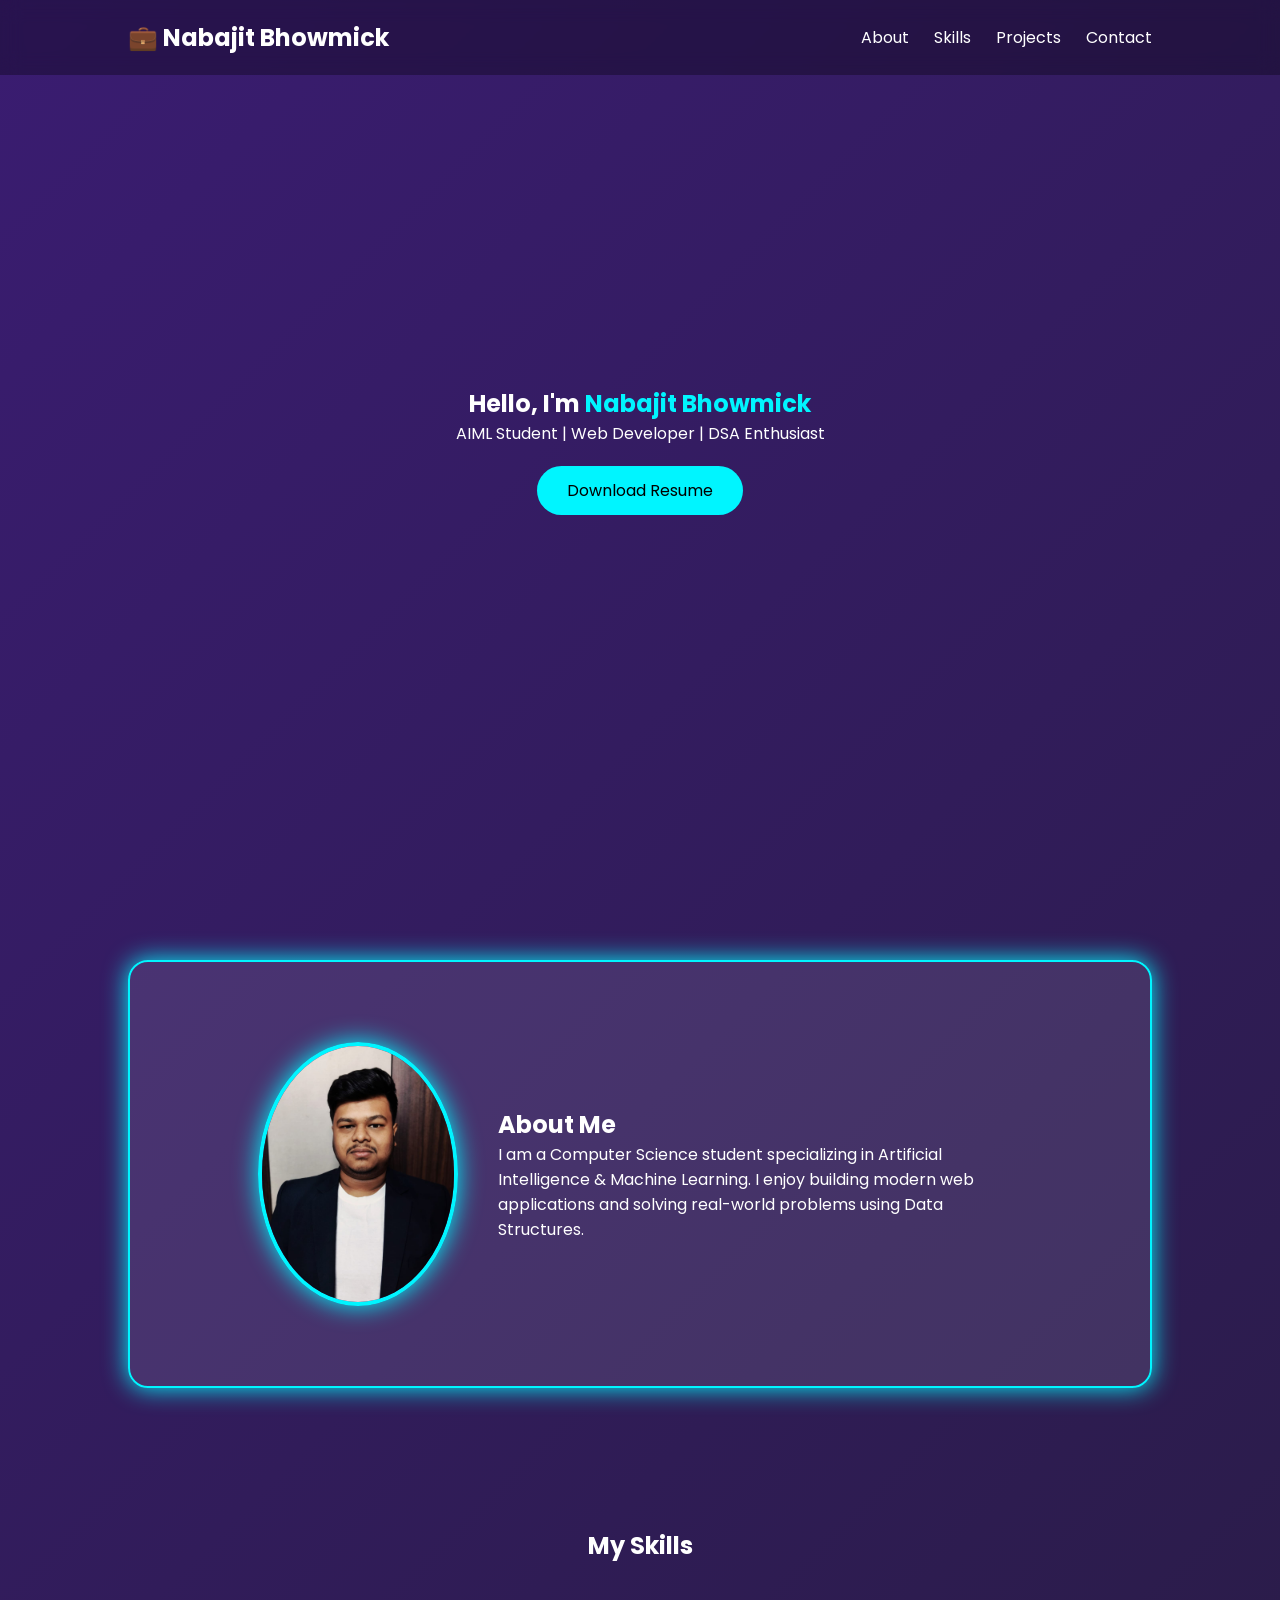
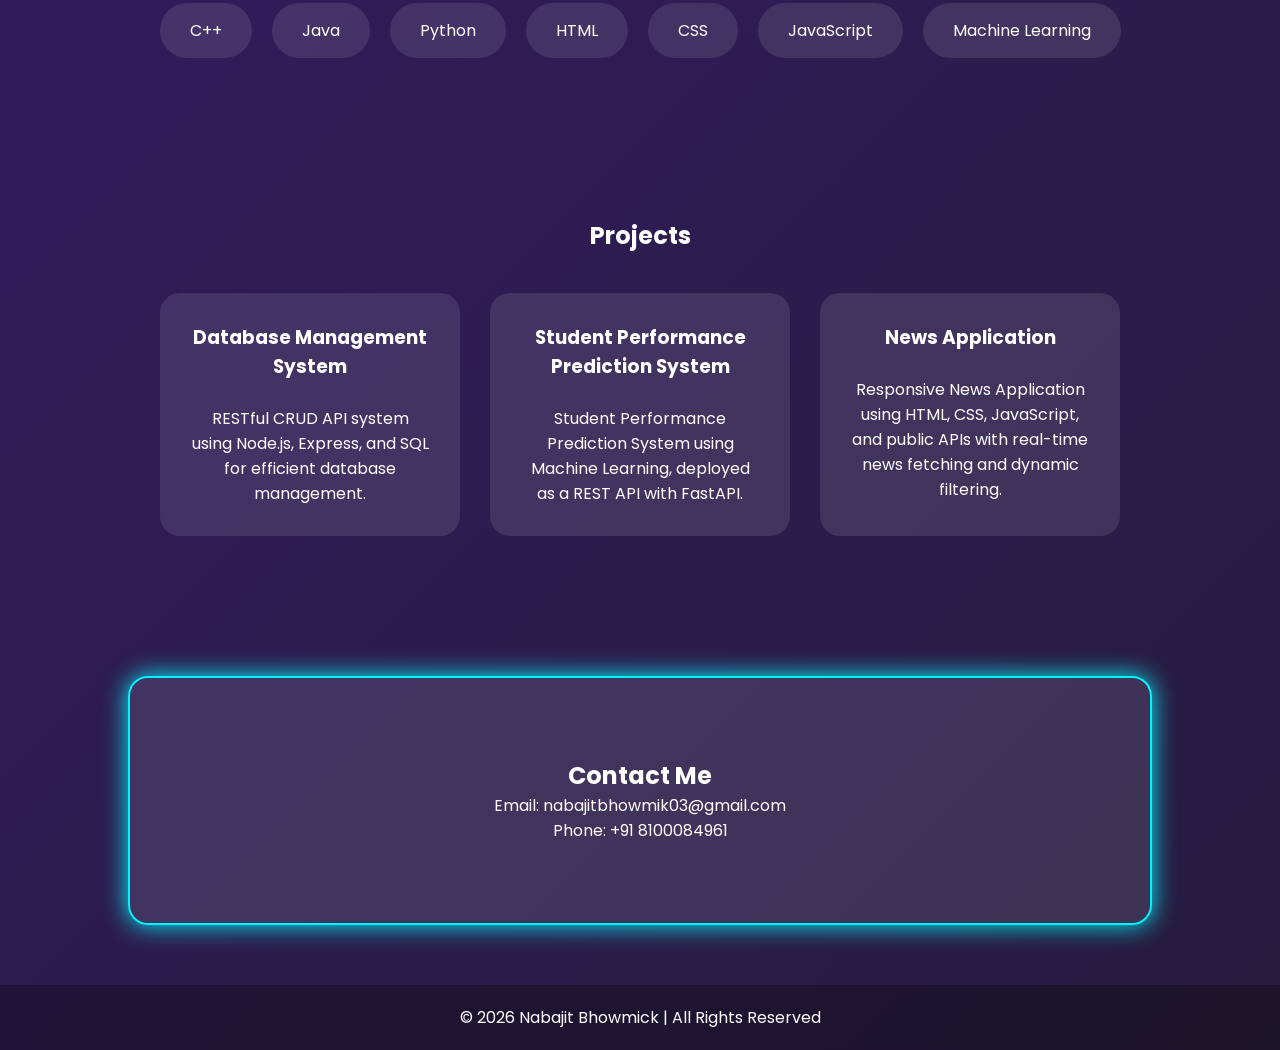
<file: Level1/Task1-portfolio/index.html>
<!DOCTYPE html>
<html lang="en">
<head>
    <meta charset="UTF-8">
    <title>Nabajit | Portfolio</title>
    <link rel="stylesheet" href="style.css">
</head>
<body>

    <nav>
        <h2 class="logo">💼 Nabajit Bhowmick</h2>
        <ul>
            <li><a href="#about">About</a></li>
            <li><a href="#skills">Skills</a></li>
            <li><a href="#projects">Projects</a></li>
            <li><a href="#contact">Contact</a></li>
        </ul>
    </nav>

    <section class="hero">
        <div class="hero-content">
            <h1>Hello, I'm <span>Nabajit Bhowmick</span></h1>
            <p>AIML Student | Web Developer | DSA Enthusiast</p>
            <a href="resume.pdf" download class="btn">Download Resume</a>
        </div>
    </section>

    <section id="about" class="card-section">
        <div class="about-container">
            <img src="image/profile.jpg" alt="Profile">
            <div>
                <h2>About Me</h2>
                <p>
                    I am a Computer Science student specializing in Artificial Intelligence & Machine Learning.
                    I enjoy building modern web applications and solving real-world problems using Data Structures.
                </p>
            </div>
        </div>
    </section>

    <section id="skills">
        <h2 class="section-title">My Skills</h2>
        <div class="skills">
            <div class="skill">C++</div>
            <div class="skill">Java</div>
            <div class="skill">Python</div>
            <div class="skill">HTML</div>
            <div class="skill">CSS</div>
            <div class="skill">JavaScript</div>
            <div class="skill">Machine Learning</div>
        </div>
    </section>

    <section id="projects">
        <h2 class="section-title">Projects</h2>
        <div class="projects">
            <div class="project-card">
                <h3>Database Management System</h3>
                <br>
                <p>RESTful CRUD API system using Node.js, Express, and SQL for efficient database management.</p>
            </div>

            <div class="project-card">
                <h3>Student Performance Prediction System</h3>
                <br>
                <p>Student Performance Prediction System using Machine Learning, deployed as a REST API with FastAPI.</p>
            </div>

            <div class="project-card">
                <h3>News Application</h3>
                <br>
                <p>Responsive News Application using HTML, CSS, JavaScript, and public APIs with real-time news fetching and dynamic filtering.</p>
            </div>
        </div>
    </section>

    <section id="contact" class="card-section">
        <h2>Contact Me</h2>
        <p>Email: nabajitbhowmik03@gmail.com</p>
        <p>Phone: +91 8100084961</p>
    </section>

    <footer>
        © 2026 Nabajit Bhowmick | All Rights Reserved
    </footer>

</body>
</html>
</file>
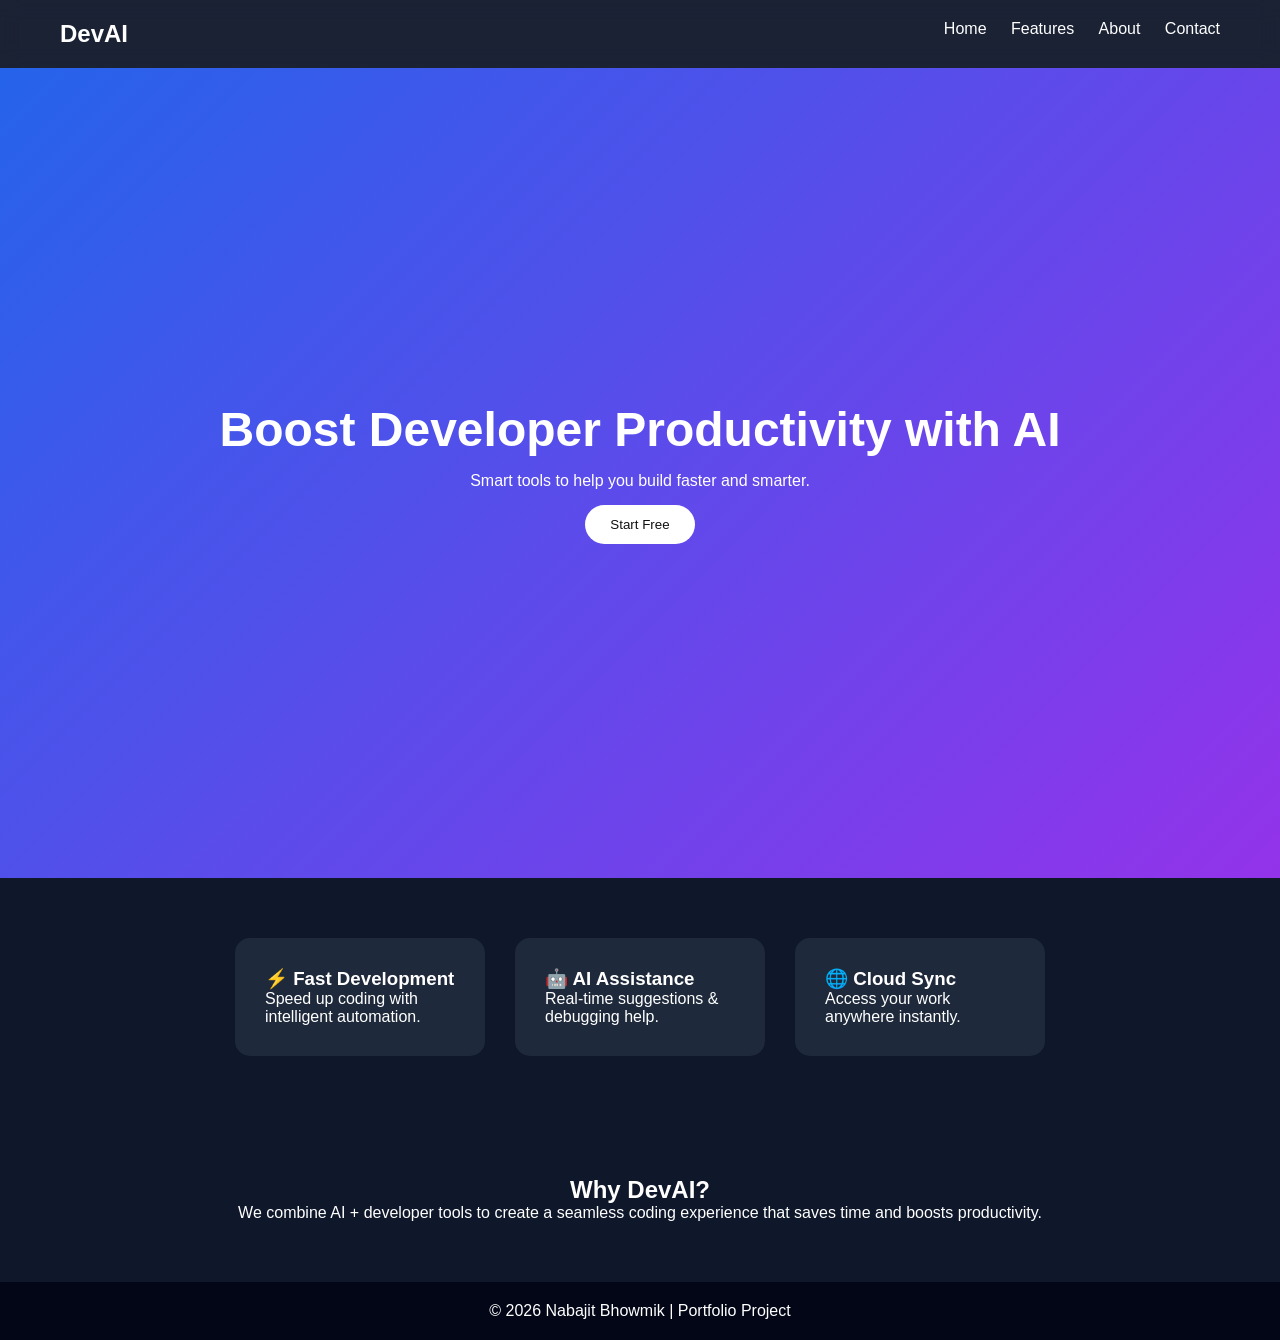
<file: Level1/Task2-landing page/index.html>
<!DOCTYPE html>
<html lang="en">
<head>
    <meta charset="UTF-8">
    <title>AI Productivity Landing</title>
    <link rel="stylesheet" href="style.css">
</head>

<body>

<header class="navbar">
    <h2>DevAI</h2>
    <nav>
        <a href="#">Home</a>
        <a href="#">Features</a>
        <a href="#">About</a>
        <a href="#">Contact</a>
    </nav>
</header>

<section class="hero">
    <div class="hero-text">
        <h1>Boost Developer Productivity with AI</h1>
        <p>Smart tools to help you build faster and smarter.</p>
        <button>Start Free</button>
    </div>
</section>

<section class="features">
    <div class="card">
        <h3>⚡ Fast Development</h3>
        <p>Speed up coding with intelligent automation.</p>
    </div>

    <div class="card">
        <h3>🤖 AI Assistance</h3>
        <p>Real-time suggestions & debugging help.</p>
    </div>

    <div class="card">
        <h3>🌐 Cloud Sync</h3>
        <p>Access your work anywhere instantly.</p>
    </div>
</section>

<section class="about">
    <div class="about-text">
        <h2>Why DevAI?</h2>
        <p>We combine AI + developer tools to create a seamless coding experience that saves time and boosts productivity.</p>
    </div>
</section>

<footer>
    <p>© 2026 Nabajit Bhowmik | Portfolio Project</p>
</footer>

</body>
</html>
</file>
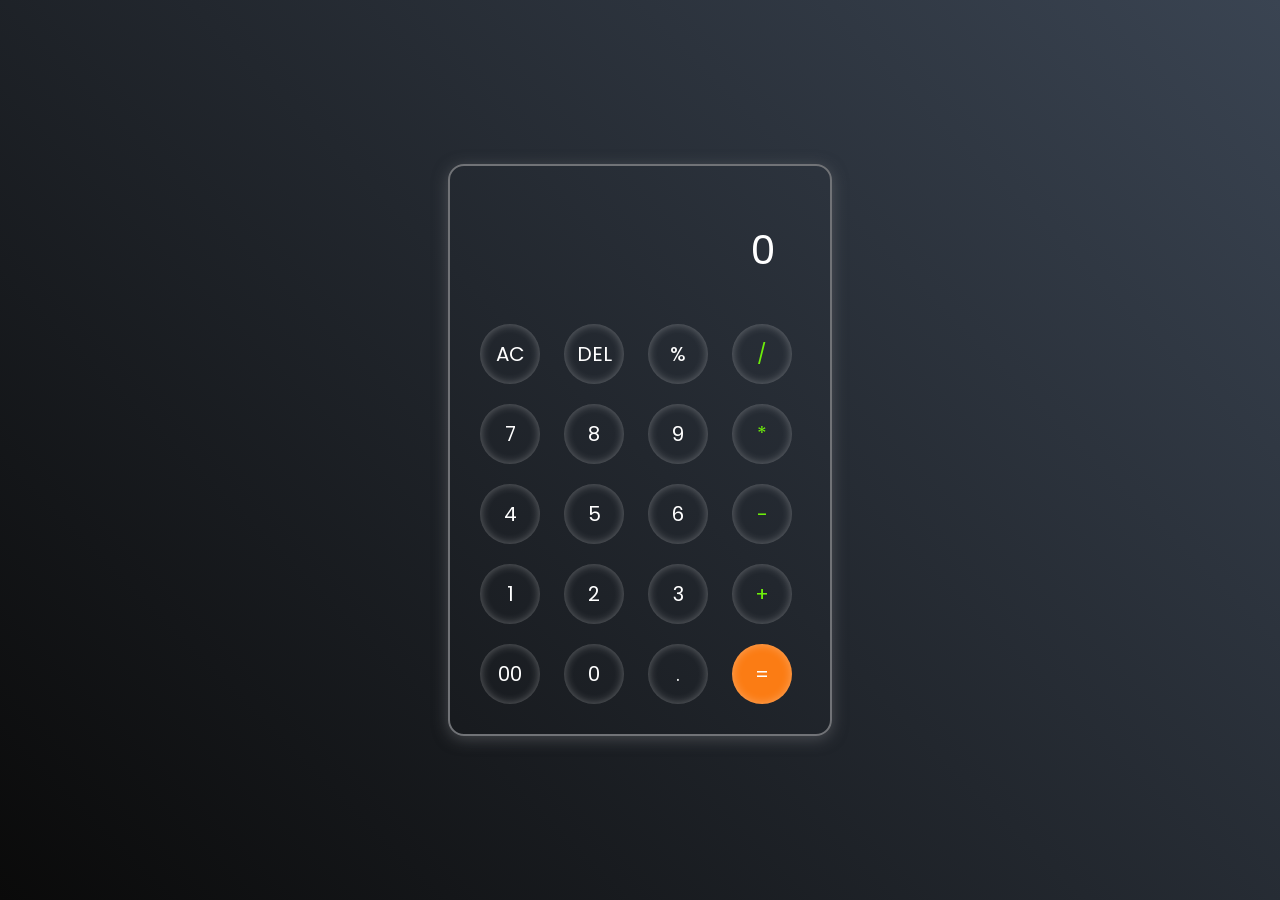
<file: Level1/Task3-calculator/index.html>
<!DOCTYPE html>
<html lang="en">
<head>
    <meta charset="UTF-8">
    <meta name="viewport" content="width=device-width, initial-scale=1.0">
    <title>Calculator</title>
    <link rel="stylesheet" href="style.css">
</head>
<body>
    <div class="container">

        <div class="calculator">
            <input type="text" id="input-text" placeholder="0">

           <div>
            <button class="button">AC</button>
            <button class="button">DEL</button>
            <button class="button">%</button>
            <button class="button opt-button">/</button>
           </div>

           <div>
            <button class="button">7</button>
            <button class="button">8</button>
            <button class="button">9</button>
            <button class="button opt-button">*</button>
           </div>

           <div>
            <button class="button">4</button>
            <button class="button">5</button>
            <button class="button">6</button>
            <button class="button opt-button">-</button>
           </div>

           <div>
            <button class="button">1</button>
            <button class="button">2</button>
            <button class="button">3</button>
            <button class="button opt-button">+</button>
           </div>

           <div>
            <button class="button">00</button>
            <button class="button">0</button>
            <button class="button">.</button>
            <button class="button eq-button">=</button>
           </div>

            <script src="script.js"></script>
        </div>
    </div>
</body>
</html>
</file>
<file: Level1/Task1-portfolio/style.css>
@import url('https://fonts.googleapis.com/css2?family=Poppins:wght@300;400;600;700&display=swap');

* {
    margin: 0;
    padding: 0;
    box-sizing: border-box;
    font-family: 'Poppins', sans-serif;
    scroll-behavior: smooth;
}

body {
    background: linear-gradient(-45deg, #141e30, #243b55, #1f1c2c, #3a1c71);
    background-size: 400% 400%;
    animation: gradientBG 12s ease infinite;
    color: white;
}

@keyframes gradientBG {
    0% {background-position: 0% 50%;}
    50% {background-position: 100% 50%;}
    100% {background-position: 0% 50%;}
}

nav {
    position: fixed;
    width: 100%;
    padding: 20px 10%;
    display: flex;
    justify-content: space-between;
    align-items: center;
    background: rgba(0,0,0,0.3);
    backdrop-filter: blur(10px);
}

nav ul {
    display: flex;
    list-style: none;
}

nav ul li {
    margin-left: 25px;
}

nav ul li a {
    text-decoration: none;
    color: white;
    transition: 0.3s;
}

nav ul li a:hover {
    color: #00f5ff;
}

.hero {
    height: 100vh;
    display: flex;
    justify-content: center;
    align-items: center;
    text-align: center;
}

.hero span {
    color: #00f5ff;
}

.btn {
    display: inline-block;
    margin-top: 20px;
    padding: 12px 30px;
    background: #00f5ff;
    color: black;
    border-radius: 30px;
    text-decoration: none;
    transition: 0.3s;
}

.btn:hover {
    transform: scale(1.1);
    background: white;
}

.card-section {
    padding: 80px 10%;
    margin: 60px 10%;
    background: rgba(255,255,255,0.1);
    border-radius: 20px;
    border: 2px solid #00f5ff;
    box-shadow: 0 0 25px #00f5ff;
    animation: fadeIn 1.5s ease;
}

.about-container {
    display: flex;
    align-items: center;
    gap: 40px;
}

.about-container img {
    width: 200px;
    border-radius: 50%;
    object-fit: cover;
    border: 4px solid #00f5ff;
    box-shadow: 0 0 25px #00f5ff;
}

#skills {
    padding: 80px 10%;
    text-align: center;
}

.section-title {
    margin-bottom: 40px;
}

.skills {
    display: flex;
    flex-wrap: wrap;
    justify-content: center;
    gap: 20px;
}

.skill {
    padding: 15px 30px;
    background: rgba(255,255,255,0.1);
    border-radius: 30px;
    transition: 0.3s;
}

.skill:hover {
    background: #00f5ff;
    color: black;
    transform: translateY(-8px);
}

#projects {
    padding: 80px 10%;
    text-align: center;
}

.projects {
    display: flex;
    justify-content: center;
    gap: 30px;
    flex-wrap: wrap;
}

.project-card {
    background: rgba(255,255,255,0.1);
    padding: 30px;
    border-radius: 20px;
    width: 300px;
    transition: 0.3s;
}

.project-card:hover {
    background: #00f5ff;
    color: black;
    transform: scale(1.05);
}

#contact {
    text-align: center;
}

footer {
    text-align: center;
    padding: 20px;
    background: rgba(0,0,0,0.3);
}

@keyframes fadeIn {
    from {opacity: 0; transform: translateY(30px);}
    to {opacity: 1; transform: translateY(0);}
}

@media (max-width: 768px) {
    .about-container {
        flex-direction: column;
        text-align: center;
    }

    nav {
        padding: 20px;
    }
}
</file>
<file: Level1/Task2-landing page/style.css>
*{
    margin:0;
    padding:0;
    box-sizing:border-box;
    font-family:Poppins, sans-serif;
}

body{
    background:#0f172a;
    color:white;
}

/* Navbar */
.navbar{
    display:flex;
    justify-content:space-between;
    padding:20px 60px;
    backdrop-filter: blur(10px);
    background: rgba(255,255,255,0.05);
}

.navbar a{
    color:white;
    margin-left:20px;
    text-decoration:none;
    transition:0.3s;
}

.navbar a:hover{
    color:#38bdf8;
}

/* Hero */
.hero{
    height:90vh;
    display:flex;
    justify-content:center;
    align-items:center;
    text-align:center;
    background:linear-gradient(135deg,#2563eb,#9333ea);
}

.hero h1{
    font-size:3rem;
}

.hero p{
    margin:15px 0;
}

.hero button{
    padding:12px 25px;
    border:none;
    border-radius:30px;
    cursor:pointer;
    background:white;
    color:#111;
    transition:0.3s;
}

.hero button:hover{
    transform:scale(1.1);
}

/* Features */
.features{
    display:flex;
    justify-content:center;
    gap:30px;
    padding:60px;
}

.card{
    background:#1e293b;
    padding:30px;
    border-radius:15px;
    width:250px;
    transition:0.4s;
}

.card:hover{
    transform:translateY(-10px);
    box-shadow:0 10px 30px rgba(0,0,0,0.4);
}

/* About */
.about{
    text-align:center;
    padding:60px 20px;
}

/* Footer */
footer{
    text-align:center;
    padding:20px;
    background:#020617;
}
</file>
<file: Level1/Task3-calculator/style.css>
@import url('https://fonts.googleapis.com/css2?family=Poppins:wght@500&display=swap');

*{
    margin: 0;
    padding: 0;
    box-sizing: border-box;
    font-family: 'Poppins', sans-serif;
}

body{
    width: 100%;
    height: 100vh;
    display: flex;
    justify-content: center;
    align-items: center;
    background: linear-gradient(45deg, #0a0a0a, #3a4452);
}

.calculator{
    border: 2px solid #717377;
    padding: 20px;
    border-radius: 16px;
    background: transparent;
    box-shadow: 0px 3px 15px rgba(113, 115, 119, 0.5);

}

input{
    width: 320px;
    border: none;
    padding: 24px;
    margin: 10px;
    background: transparent;
    box-shadow: 0px 3px 15px rgbs(84, 84, 84, 0.1);
    font-size: 40px;
    text-align: right;
    cursor: pointer;
    color: #ffffff;
}

input::placeholder{
    color: #ffffff;
}

button{
    border: none;
    width: 60px;
    height: 60px;
    margin: 10px;
    border-radius: 50%;
    background: transparent;
    color: #ffffff;
    font-size: 20px;
    box-shadow: inset 0px 0px 10px 0px rgb(255 255 255 / 32%);
    cursor: pointer;
    /* background-color: #6dee0a; */
}

.eq-button{
    background-color: #fb7c14;
}

.opt-button{
    color: #6dee0a;
}
</file>
